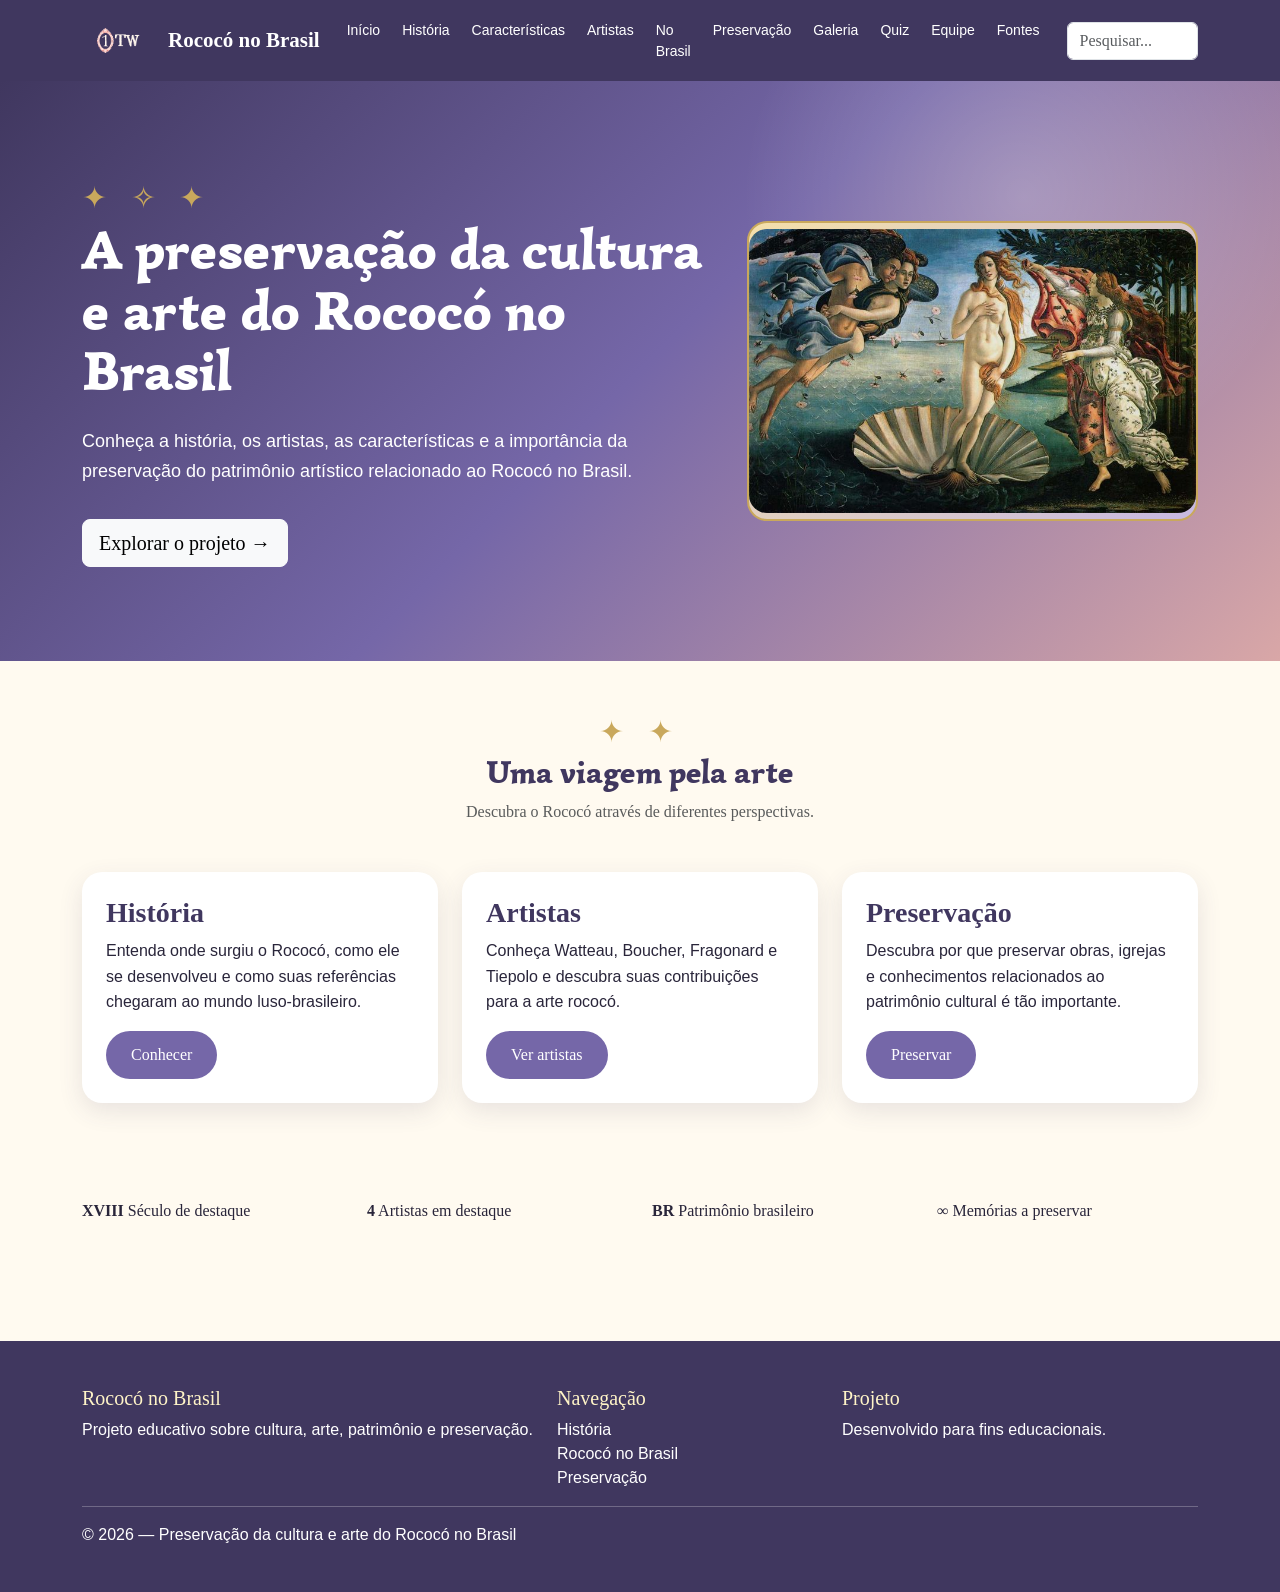
<file: index.html>
<!DOCTYPE html>

<html lang="pt-BR">

<head>

    <meta charset="UTF-8">

    <title>
        Rococó no Brasil | Preservação da Cultura e Arte
    </title>

    <link
        href="https://cdn.jsdelivr.net/npm/bootstrap@5.3.3/dist/css/bootstrap.min.css"
        rel="stylesheet"
    >

    <link
        rel="stylesheet"
        href="css/css.css"
    >

</head>


<body>

<nav class="navbar navbar-expand-lg navbar-dark">

    <div class="container">

        <a
            class="navbar-brand d-flex align-items-center gap-3"
            href="index.html"
        >

            <div class="logo-box">

                <img
                    src="img/Apresentação de Artes 1ºTW.png"
                    alt="Logo"
                    style="max-width:60px; max-height:45px;"
                >

            </div>

            Rococó no Brasil

        </a>


        <div class="collapse navbar-collapse show">

            <ul class="navbar-nav ms-auto">

                <li class="nav-item">
                    <a class= "nav-link" href="index.html">
                        Início
                    </a>
                </li>

                <li class="nav-item">
                    <a class="nav-link" href="historia.html">
                        História
                    </a>
                </li>

                <li class="nav-item">
                    <a class="nav-link" href="caracteristicas.html">
                        Características
                    </a>
                </li>

                <li class="nav-item">
                    <a class="nav-link" href="artistas.html">
                        Artistas
                    </a>
                </li>

                <li class="nav-item">
                    <a class="nav-link" href="brasil.html">
                        No Brasil
                    </a>
                </li>

                <li class="nav-item">
                    <a class="nav-link" href="preservacao.html">
                        Preservação
                    </a>
                </li>

                <li class="nav-item">
                    <a class="nav-link" href="galeria.html">
                        Galeria
                    </a>
                </li>

                <li class="nav-item">
                    <a class="nav-link" href="quiz.html">
                        Quiz
                    </a>
                </li>

                <li class="nav-item">
                    <a class="nav-link" href="equipe.html">
                        Equipe
                    </a>
                </li>
                                <li class="nav-item">
                    <a class="nav-link" href="fontes.html">
                        Fontes
                    </a>
                </li>

                

            </ul>


            <div class="search-area position-relative ms-3">

                <input
                    type="text"
                    id="pesquisa"
                    class="form-control"
                    placeholder="Pesquisar..."
                >

                <div
                    id="resultados"
                    class="search-results">
                </div>

            </div>

        </div>

    </div>

</nav>



<section class="hero">

    <div class="container">

        <div class="row align-items-center">

            <div class="col-lg-7 fade-in">

                <div class="ornamento">
                    ✦ ✧ ✦
                </div>

                <h1 class="trocarfonte">

                    A preservação da
                    cultura e arte do
                    Rococó no Brasil

                </h1>


                <p class="mt-4">

                    Conheça a história, os artistas,
                    as características e a importância
                    da preservação do patrimônio
                    artístico relacionado ao Rococó
                    no Brasil.

                </p>


                <a
                    href="historia.html"
                    class="btn btn-light btn-lg mt-3"
                >

                    Explorar o projeto →

                </a>

            </div>


            <div class="col-lg-5">

                <div class="image-placeholder">

                    <div>
                        <img
                            src="img/nascimento-de-venus.png"
                            alt="Nascimento de Vênus"
                            class="img-fluid"
                        >
                    </div>

                </div>

            </div>

        </div>

    </div>

</section>



<!-- =========================
     INTRODUÇÃO
========================= -->

<section class="py-5">

    <div class="container">

        <div class="text-center mb-5">

            <div class="ornamento">
                ✦  ✦
            </div>

            <h2 class="titulo trocarfonte">
                Uma viagem pela arte
            </h2>

            <p class="text-muted">
                Descubra o Rococó através de diferentes perspectivas.
            </p>

        </div>


        <div class="row g-4">


            <div class="col-md-4">

                <div class="card-rococo p-4 h-100">

                    <h3>
                         História
                    </h3>

                    <p>
                        Entenda onde surgiu o Rococó,
                        como ele se desenvolveu e
                        como suas referências chegaram
                        ao mundo luso-brasileiro.
                    </p>

                    <a
                        href="historia.html"
                        class="btn btn-rococo"
                    >
                        Conhecer
                    </a>

                </div>

            </div>


            <div class="col-md-4">

                <div class="card-rococo p-4 h-100">

                    <h3>
                        Artistas
                    </h3>

                    <p>
                        Conheça Watteau, Boucher,
                        Fragonard e Tiepolo e
                        descubra suas contribuições
                        para a arte rococó.
                    </p>

                    <a
                        href="artistas.html"
                        class="btn btn-rococo"
                    >
                        Ver artistas
                    </a>

                </div>

            </div>


            <div class="col-md-4">

                <div class="card-rococo p-4 h-100">

                    <h3>
                        Preservação
                    </h3>

                    <p>
                        Descubra por que preservar
                        obras, igrejas e conhecimentos
                        relacionados ao patrimônio
                        cultural é tão importante.
                    </p>

                    <a
                        href="preservacao.html"
                        class="btn btn-rococo"
                    >
                        Preservar
                    </a>

                </div>

            </div>

        </div>

    </div>

</section>


<section class="py-5">

    <div class="container">

        <div class="row g-4">


            <div class="col-md-3">

                <div class="stat">

                    <strong>XVIII</strong>

                    Século de destaque

                </div>

            </div>


            <div class="col-md-3">

                <div class="stat">

                    <strong>4</strong>

                    Artistas em destaque

                </div>

            </div>


            <div class="col-md-3">

                <div class="stat">

                    <strong>BR</strong>

                    Patrimônio brasileiro

                </div>

            </div>


            <div class="col-md-3">

                <div class="stat">

                    <strong>∞</strong>

                    Memórias a preservar

                </div>

            </div>

        </div>

    </div>

</section>



<!-- =========================
     FOOTER
========================= -->

<footer>

    <div class="container">

        <div class="row">


            <div class="col-md-5">

                <h5>
                    Rococó no Brasil
                </h5>

                <p>
                    Projeto educativo sobre
                    cultura, arte, patrimônio
                    e preservação.
                </p>

            </div>


            <div class="col-md-3">

                <h5>
                    Navegação
                </h5>

                <a href="historia.html">
                    História
                </a>

                <br>

                <a href="brasil.html">
                    Rococó no Brasil
                </a>

                <br>

                <a href="preservacao.html">
                    Preservação
                </a>

            </div>


            <div class="col-md-4">

                <h5>
                    Projeto
                </h5>

                <p>
                    Desenvolvido para fins
                    educacionais.
                </p>

            </div>

        </div>


        <hr>

        <p class="mb-0">
            © 2026 — Preservação da cultura
            e arte do Rococó no Brasil
        </p>

    </div>

</footer>



<script src="js/script.js"></script>

</body>

</html>
</file>
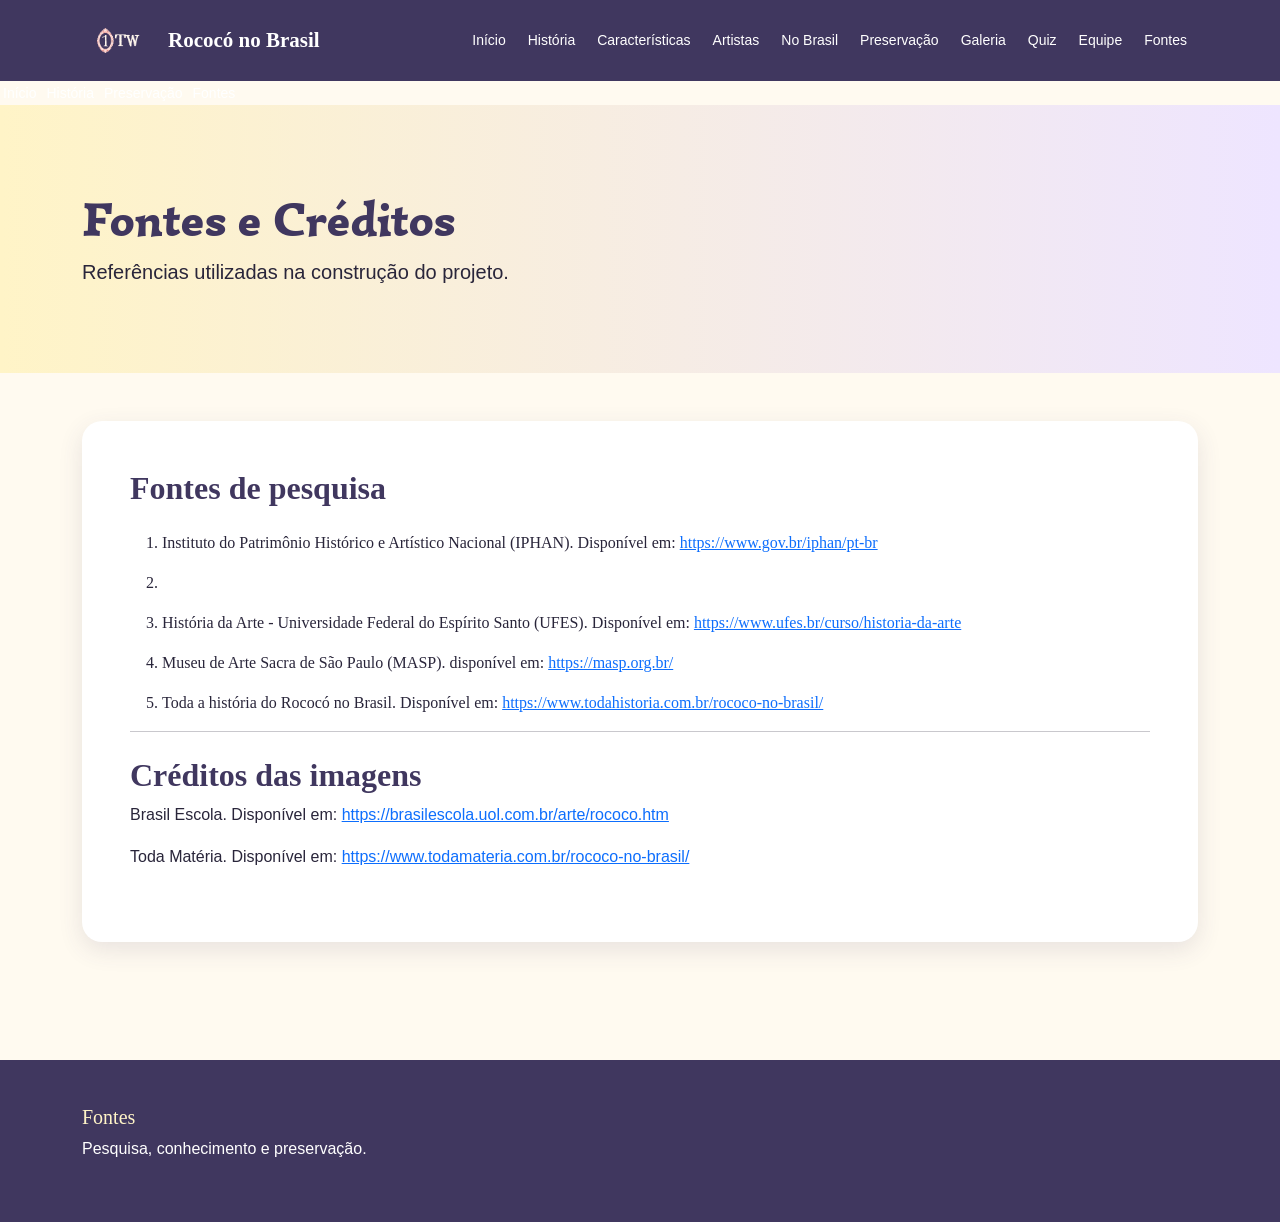
<file: fontes.html>
<!DOCTYPE html>
<html lang="pt-BR">

<head>

<meta charset="UTF-8">

<title>Fontes e Créditos</title>

<link
href="https://cdn.jsdelivr.net/npm/bootstrap@5.3.3/dist/css/bootstrap.min.css"
rel="stylesheet">

<link rel="stylesheet" href="css/css.css">

</head>

<body>


<nav class="navbar navbar-expand-lg navbar-dark">

    <div class="container">

        <a
            class="navbar-brand d-flex align-items-center gap-3"
            href="index.html"
        >

            <div class="logo-box">

                <img
                    src="img/Apresentação de Artes 1ºTW.png"
                    alt="Logo"
                    style="max-width:60px; max-height:45px;"
                >

            </div>

            Rococó no Brasil

        </a>


        <div class="collapse navbar-collapse show">

            <ul class="navbar-nav ms-auto">

                <li class="nav-item">
                    <a class="nav-link" href="index.html">
                        Início
                    </a>
                </li>

                <li class="nav-item">
                    <a class="nav-link" href="historia.html">
                        História
                    </a>
                </li>

                <li class="nav-item">
                    <a class="nav-link" href="caracteristicas.html">
                        Características
                    </a>
                </li>

                <li class="nav-item">
                    <a class="nav-link" href="artistas.html">
                        Artistas
                    </a>
                </li>

                <li class="nav-item">
                    <a class="nav-link" href="brasil.html">
                        No Brasil
                    </a>
                </li>

                <li class="nav-item">
                    <a class="nav-link" href="preservacao.html">
                        Preservação
                    </a>
                </li>

                <li class="nav-item">
                    <a class="nav-link" href="galeria.html">
                        Galeria
                    </a>
                </li>

                <li class="nav-item">
                    <a class="nav-link" href="quiz.html">
                        Quiz
                    </a>
                </li>

                <li class="nav-item">
                    <a class="nav-link" href="equipe.html">
                        Equipe
                    </a>
                </li>

                <li class="nav-item">
                    <a class="nav-link" href="fontes.html">
                        Fontes
                    </a>
                </li>

            </ul>
</nav>

<div>

<a class="nav-link d-inline-block"
href="index.html">
Início
</a>

<a class="nav-link d-inline-block"
href="historia.html">
História
</a>

<a class="nav-link d-inline-block"
href="preservacao.html">
Preservação
</a>

<a class="nav-link d-inline-block"
href="fontes.html">
Fontes
</a>

</div>

</div>

</nav>


<section class="page-header">

<div class="container">

<h1 class="mt-3 trocarfonte">
 Fontes e Créditos
</h1>

<p class="lead">
Referências utilizadas na construção do projeto.
</p>

</div>

</section>


<section class="py-5">

<div class="container">

<div class="card-rococo p-5">


<h2 class="titulo">
Fontes de pesquisa
</h2>

<ol class="mt-4">

<li class="mb-3">
Instituto do Patrimônio Histórico e Artístico Nacional
(IPHAN). Disponível em:
<a href="https://www.gov.br/iphan/pt-br">https://www.gov.br/iphan/pt-br</a> 
</li>

<li class="mb-3">

</li>

<li class="mb-3">
História da Arte - Universidade Federal do Espírito Santo (UFES). Disponível em:
<a href="https://www.ufes.br/curso/historia-da-arte">https://www.ufes.br/curso/historia-da-arte</a>
</li>

<li class="mb-3">
Museu de Arte Sacra de São Paulo (MASP). disponível em:
<a href="https://masp.org.br/">https://masp.org.br/</a> 
</li>

<li class="mb-3">
Toda a história do Rococó no Brasil. Disponível em:
<a href="https://www.todahistoria.com.br/rococo-no-brasil/">https://www.todahistoria.com.br/rococo-no-brasil/</a>
</li>

</ol>


<hr>


<h2 class="titulo mt-4">
Créditos das imagens
</h2>

<p>
Brasil Escola. Disponível em:
<a href="https://brasilescola.uol.com.br/arte/rococo.htm">https://brasilescola.uol.com.br/arte/rococo.htm</a>
</p>

<p>
Toda Matéria. Disponível em:
<a href="https://www.todamateria.com.br/rococo-no-brasil/">https://www.todamateria.com.br/rococo-no-brasil/</a>
</p>

<div class="quote mt-4">


</div>


</div>

</div>

</section>


<footer>

<div class="container">

<h5>
Fontes
</h5>

<p>
Pesquisa, conhecimento e preservação.
</p>

</div>

</footer>


<script src="js/script.js"></script>

</body>

</html>
</file>
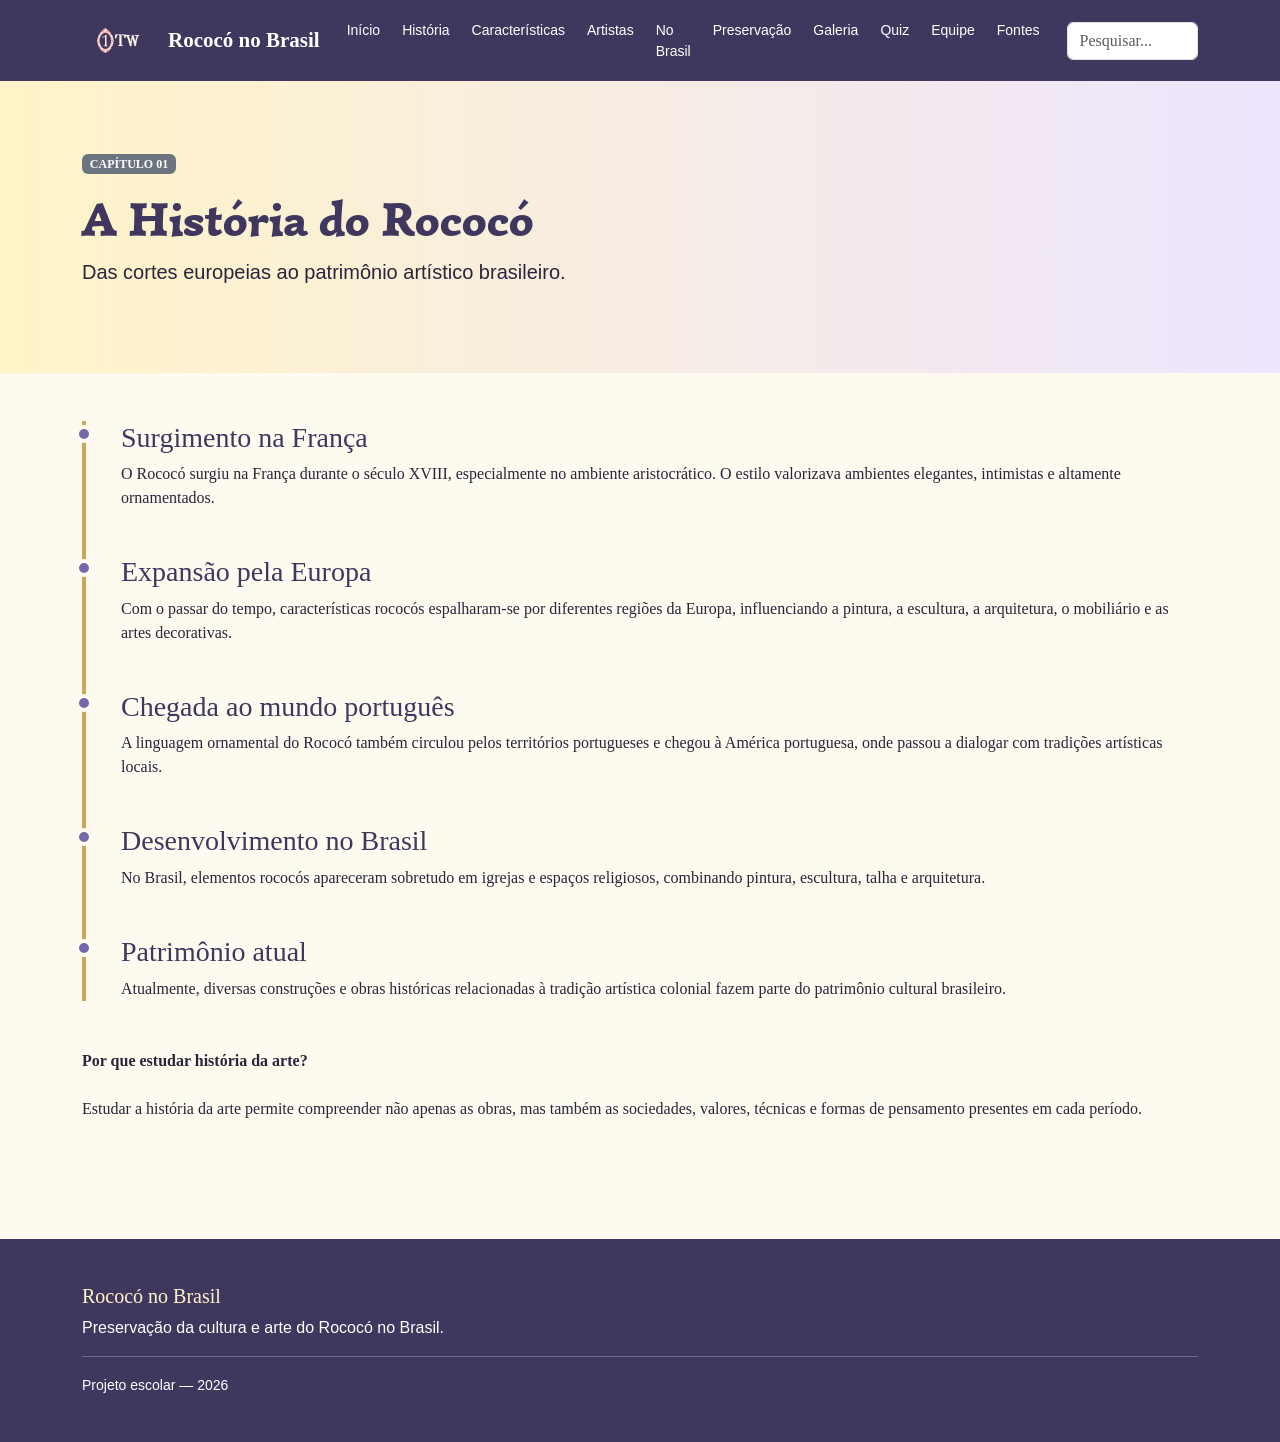
<file: historia.html>
<!DOCTYPE html>
<html lang="pt-BR">

<head>
    <meta charset="UTF-8">
    <title>História do Rococó</title>

    <link
        href="https://cdn.jsdelivr.net/npm/bootstrap@5.3.3/dist/css/bootstrap.min.css"
        rel="stylesheet">

    <link rel="stylesheet" href="css/css.css">
</head>

<body>

<nav class="navbar navbar-expand-lg navbar-dark">
    <div class="container">

        <a class="navbar-brand d-flex align-items-center gap-3" href="index.html">
            <div class="logo-box">
                <img src="img/Apresentação de Artes 1ºTW.png"
                     style="max-width:60px;max-height:45px;">
            </div>

            Rococó no Brasil
        </a>

        <div class="collapse navbar-collapse show">

            <ul class="navbar-nav ms-auto">

                <li class="nav-item">
                    <a class="nav-link" href="index.html">Início</a>
                </li>

                <li class="nav-item">
                    <a class="nav-link active" href="historia.html">
                        História
                    </a>
                </li>

                <li class="nav-item">
                    <a class="nav-link"
                       href="caracteristicas.html">
                        Características
                    </a>
                </li>

                <li class="nav-item">
                    <a class="nav-link" href="artistas.html">
                        Artistas
                    </a>
                </li>

                <li class="nav-item">
                    <a class="nav-link" href="brasil.html">
                        No Brasil
                    </a>
                </li>

                <li class="nav-item">
                    <a class="nav-link" href="preservacao.html">
                        Preservação
                    </a>
                </li>

                <li class="nav-item">
                    <a class="nav-link" href="galeria.html">
                        Galeria
                    </a>
                </li>

                <li class="nav-item">
                    <a class="nav-link" href="quiz.html">
                        Quiz
                    </a>
                </li>

                <li class="nav-item">
                    <a class="nav-link" href="equipe.html">
                        Equipe
                    </a>
                
                </li>
                <li class="nav-item">
                    <a class="nav-link" href="fontes.html">
                        Fontes
                    </a>
                </li>
            </ul>

            <div class="search-area position-relative ms-3">

                <input
                    type="text"
                    id="pesquisa"
                    class="form-control"
                    placeholder="Pesquisar...">

                <div id="resultados"
                     class="search-results">
                </div>

            </div>

        </div>

    </div>
</nav>


<section class="page-header">

    <div class="container">

        <span class="badge bg-secondary">
            CAPÍTULO 01
        </span>

        <h1 class="mt-3 trocarfonte">
            A História do Rococó
        </h1>

        <p class="lead">
            Das cortes europeias ao patrimônio artístico brasileiro.
        </p>

    </div>

</section>


<section class="py-5">

    <div class="container">

        <div class="timeline">

            <div class="timeline-item">

                <h3>
                    Surgimento na França
                </h3>

                <p>
                    O Rococó surgiu na França durante o século XVIII,
                    especialmente no ambiente aristocrático. O estilo
                    valorizava ambientes elegantes, intimistas e
                    altamente ornamentados.
                </p>

            </div>


            <div class="timeline-item">

                <h3>
                     Expansão pela Europa
                </h3>

                <p>
                    Com o passar do tempo, características rococós
                    espalharam-se por diferentes regiões da Europa,
                    influenciando a pintura, a escultura, a arquitetura,
                    o mobiliário e as artes decorativas.
                </p>

            </div>


            <div class="timeline-item">

                <h3>
                    Chegada ao mundo português
                </h3>

                <p>
                    A linguagem ornamental do Rococó também circulou
                    pelos territórios portugueses e chegou à América
                    portuguesa, onde passou a dialogar com tradições
                    artísticas locais.
                </p>

            </div>


            <div class="timeline-item">

                <h3>
                    Desenvolvimento no Brasil
                </h3>

                <p>
                    No Brasil, elementos rococós apareceram sobretudo
                    em igrejas e espaços religiosos, combinando
                    pintura, escultura, talha e arquitetura.
                </p>

            </div>


            <div class="timeline-item">

                <h3>
                     Patrimônio atual
                </h3>

                <p>
                    Atualmente, diversas construções e obras históricas
                    relacionadas à tradição artística colonial fazem
                    parte do patrimônio cultural brasileiro.
                </p>

            </div>

        </div>


        <div class="quote mt-5">

            <strong>
                Por que estudar história da arte?
            </strong>

            <br><br>

            Estudar a história da arte permite compreender não apenas
            as obras, mas também as sociedades, valores, técnicas e
            formas de pensamento presentes em cada período.

        </div>

    </div>

</section>


<footer>

    <div class="container">

        <h5>Rococó no Brasil</h5>

        <p>
            Preservação da cultura e arte do Rococó no Brasil.
        </p>

        <hr>

        <small>
            Projeto escolar — 2026
        </small>

    </div>

</footer>


<script src="js/script.js"></script>

</body>
</html>
</file>
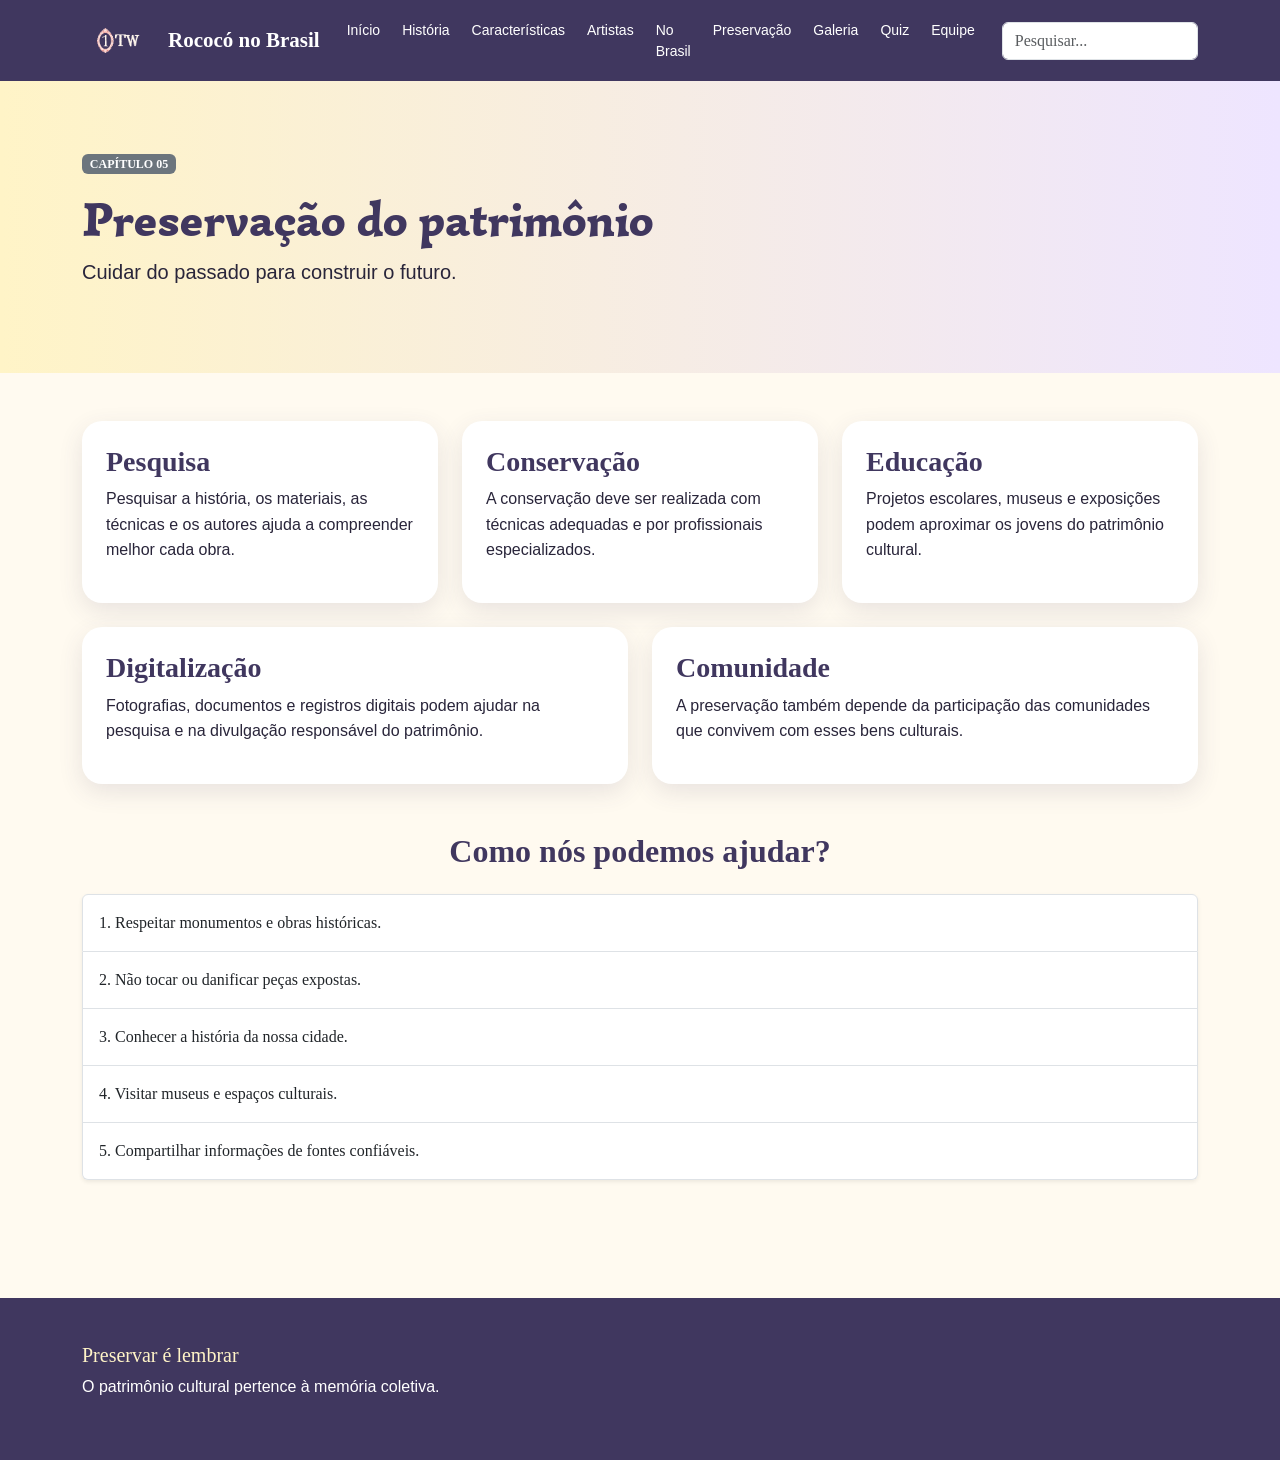
<file: preservacao.html>
<!DOCTYPE html>
<html lang="pt-BR">

<head>

<meta charset="UTF-8">

<title>Preservação</title>

<link
href="https://cdn.jsdelivr.net/npm/bootstrap@5.3.3/dist/css/bootstrap.min.css"
rel="stylesheet">

<link rel="stylesheet" href="css/css.css">

</head>

<body>
<nav class="navbar navbar-expand-lg navbar-dark">

    <div class="container">

        <a class="navbar-brand d-flex align-items-center gap-3"
           href="index.html">

            <div class="logo-box">

                <img
                    src="img/Apresentação de Artes 1ºTW.png"
                    alt="Logo"
                    style="max-width:60px; max-height:45px;"
                >

            </div>

            Rococó no Brasil

        </a>


        <div class="collapse navbar-collapse show">

            <ul class="navbar-nav ms-auto">

                <li class="nav-item">
                    <a class="nav-link" href="index.html">
                        Início
                    </a>
                </li>

                <li class="nav-item">
                    <a class="nav-link" href="historia.html">
                        História
                    </a>
                </li>

                <li class="nav-item">
                    <a class="nav-link" href="caracteristicas.html">
                        Características
                    </a>
                </li>

                <li class="nav-item">
                    <a class="nav-link" href="artistas.html">
                        Artistas
                    </a>
                </li>

                <li class="nav-item">
                    <a class="nav-link" href="brasil.html">
                        No Brasil
                    </a>
                </li>

                <li class="nav-item">
                    <a class="nav-link" href="preservacao.html">
                        Preservação
                    </a>
                </li>

                <li class="nav-item">
                    <a class="nav-link" href="galeria.html">
                        Galeria
                    </a>
                </li>

                <li class="nav-item">
                    <a class="nav-link" href="quiz.html">
                        Quiz
                    </a>
                </li>

                <li class="nav-item">
                    <a class="nav-link" href="equipe.html">
                        Equipe
                    </a>
                </li>

            </ul>


            <!-- PESQUISA -->

            <div class="search-area position-relative ms-3">

                <input
                    type="text"
                    id="pesquisa"
                    class="form-control"
                    placeholder="Pesquisar..."
                >

                <div
                    id="resultados"
                    class="search-results">
                </div>

            </div>

        </div>

    </div>

</nav>


<section class="page-header">

<div class="container">


    <span class="badge bg-secondary">
        CAPÍTULO 05
    </span>

<h1 class="mt-3 trocarfonte">
Preservação do patrimônio
</h1>

<p class="lead">
Cuidar do passado para construir o futuro.
</p>

</div>

</section>


<section class="py-5">

<div class="container">


<div class="row g-4">


<div class="col-md-4">

<div class="card-rococo p-4 h-100">

<h3>
 Pesquisa
</h3>

<p>
Pesquisar a história, os materiais, as técnicas
e os autores ajuda a compreender melhor cada obra.
</p>

</div>

</div>


<div class="col-md-4">

<div class="card-rococo p-4 h-100">

<h3>
 Conservação
</h3>

<p>
A conservação deve ser realizada com técnicas
adequadas e por profissionais especializados.
</p>

</div>

</div>


<div class="col-md-4">

<div class="card-rococo p-4 h-100">

<h3>
Educação
</h3>

<p>
Projetos escolares, museus e exposições podem
aproximar os jovens do patrimônio cultural.
</p>

</div>

</div>


<div class="col-md-6">

<div class="card-rococo p-4 h-100">

<h3>
 Digitalização
</h3>

<p>
Fotografias, documentos e registros digitais
podem ajudar na pesquisa e na divulgação
responsável do patrimônio.
</p>

</div>

</div>


<div class="col-md-6">

<div class="card-rococo p-4 h-100">

<h3>
Comunidade
</h3>

<p>
A preservação também depende da participação
das comunidades que convivem com esses bens
culturais.
</p>

</div>

</div>


</div>


<h2 class="titulo text-center mt-5 mb-4">

Como nós podemos ajudar?

</h2>


<div class="list-group shadow-sm">


<div class="list-group-item p-3">
1. Respeitar monumentos e obras históricas.
</div>

<div class="list-group-item p-3">
2. Não tocar ou danificar peças expostas.
</div>

<div class="list-group-item p-3">
3. Conhecer a história da nossa cidade.
</div>

<div class="list-group-item p-3">
4. Visitar museus e espaços culturais.
</div>

<div class="list-group-item p-3">
5. Compartilhar informações de fontes confiáveis.
</div>

</div>


</div>

</section>


<footer>

<div class="container">

<h5>
Preservar é lembrar
</h5>

<p>
O patrimônio cultural pertence à memória coletiva.
</p>

</div>

</footer>


<script src="js/script.js"></script>

</body>

</html>
</file>
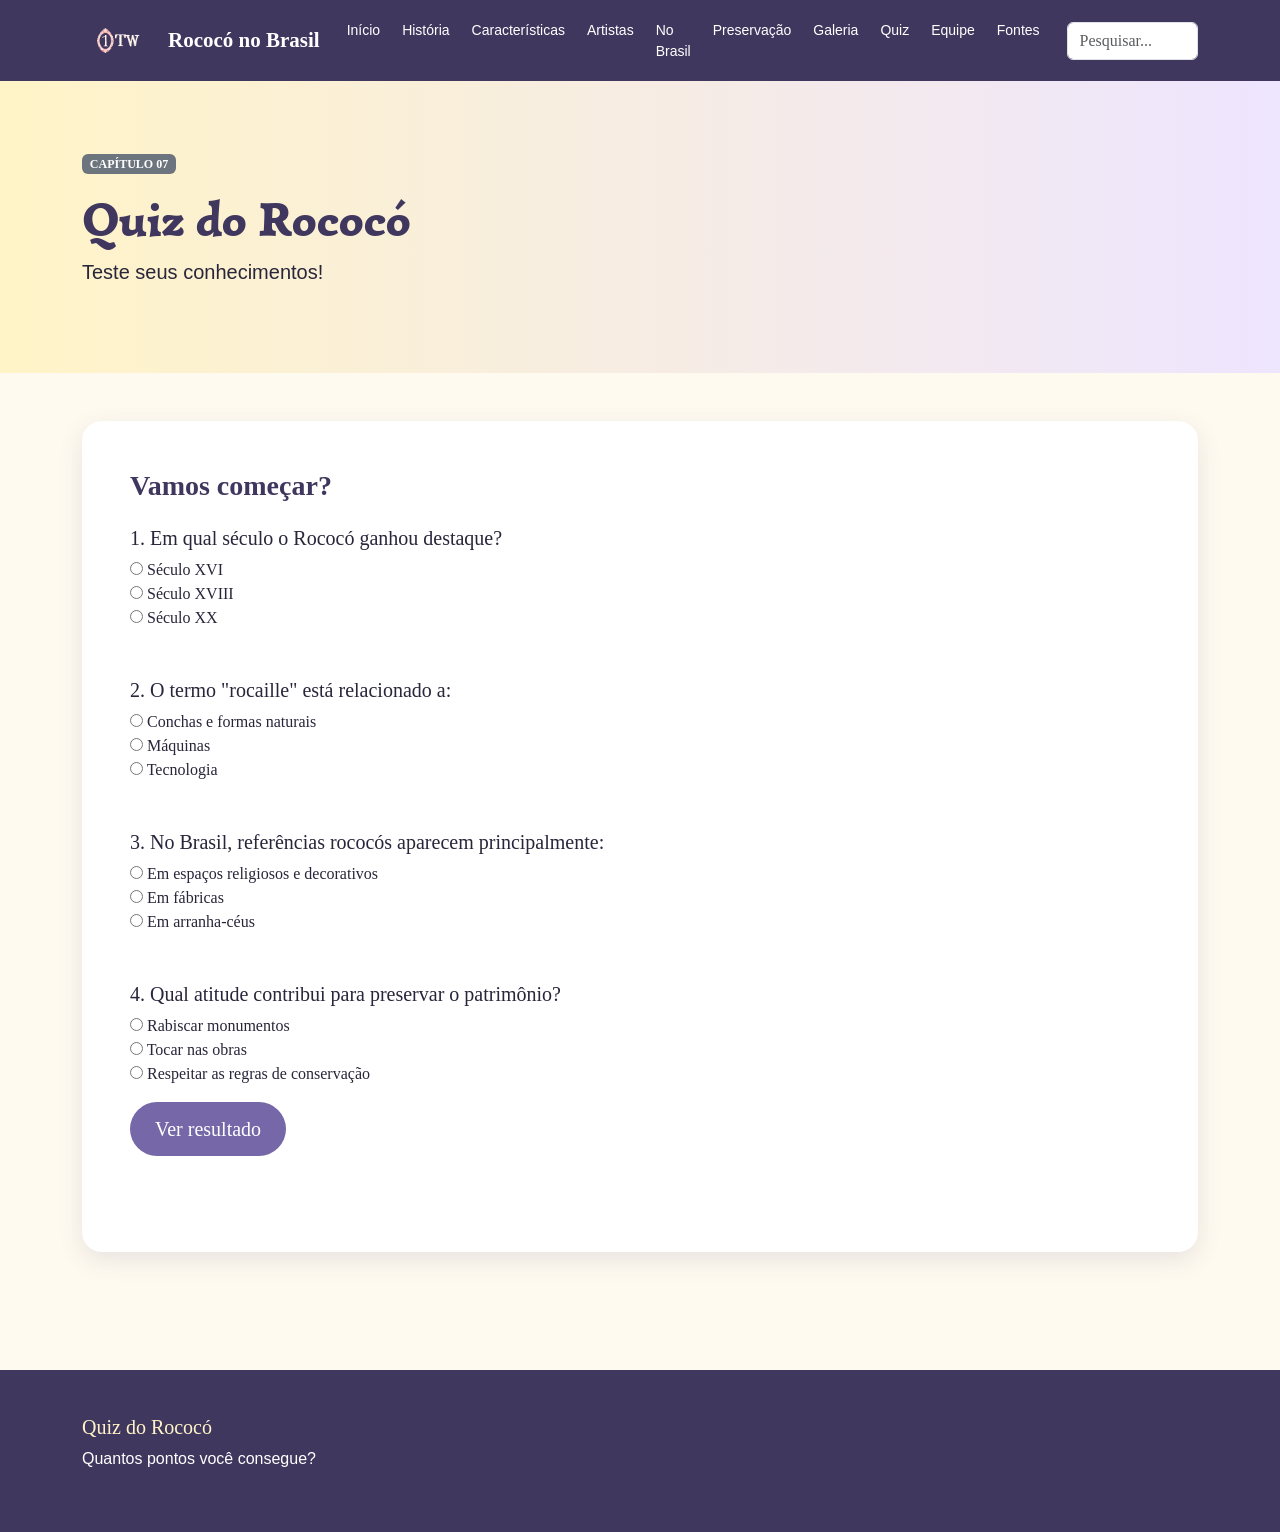
<file: quiz.html>
<!DOCTYPE html>
<html lang="pt-BR">

<head>

<meta charset="UTF-8">

<title>Quiz do Rococó</title>

<link
href="https://cdn.jsdelivr.net/npm/bootstrap@5.3.3/dist/css/bootstrap.min.css"
rel="stylesheet">

<link rel="stylesheet" href="css/css.css">

</head>

<body>
 <nav class="navbar navbar-expand-lg navbar-dark">

    <div class="container">

        <a class="navbar-brand d-flex align-items-center gap-3"
           href="index.html">

            <div class="logo-box">

                <img
                    src="img/Apresentação de Artes 1ºTW.png"
                    alt="Logo"
                    style="max-width:60px; max-height:45px;
                ">

            </div>

            Rococó no Brasil

        </a>


        <div class="collapse navbar-collapse show">

            <ul class="navbar-nav ms-auto">

                <li class="nav-item">
                    <a class="nav-link" href="index.html">
                        Início
                    </a>
                </li>

                <li class="nav-item">
                    <a class="nav-link" href="historia.html">
                        História
                    </a>
                </li>

                <li class="nav-item">
                    <a class="nav-link" href="caracteristicas.html">
                        Características
                    </a>
                </li>

                <li class="nav-item">
                    <a class="nav-link" href="artistas.html">
                        Artistas
                    </a>
                </li>

                <li class="nav-item">
                    <a class="nav-link" href="brasil.html">
                        No Brasil
                    </a>
                </li>

                <li class="nav-item">
                    <a class="nav-link" href="preservacao.html">
                        Preservação
                    </a>
                </li>

                <li class="nav-item">
                    <a class="nav-link" href="galeria.html">
                        Galeria
                    </a>
                </li>

                <li class="nav-item">
                    <a class="nav-link" href="quiz.html">
                        Quiz
                    </a>
                </li>

                <li class="nav-item">
                    <a class="nav-link" href="equipe.html">
                        Equipe
                    </a>
                </li>

                <li class="nav-item">
                    <a class="nav-link" href="fontes.html">
                        Fontes
                    </a>
                </li>
                
            </ul>


            <!-- PESQUISA -->

            <div class="search-area position-relative ms-3">

                <input
                    type="text"
                    id="pesquisa"
                    class="form-control"
                    placeholder="Pesquisar..."
                >

                <div
                    id="resultados"
                    class="search-results">
                </div>

            </div>

        </div>

    </div>

</nav>



<section class="page-header">

<div class="container">

    <span class="badge bg-secondary">
        CAPÍTULO 07
    </span>

<h1 class="mt-3 trocarfonte">
 Quiz do Rococó
</h1>

<p class="lead">
Teste seus conhecimentos!
</p>

</div>

</section>


<section class="py-5">

<div class="container">
<div class="card-rococo p-5">


<h3 class="titulo mb-4">
Vamos começar?
</h3>


<form id="quizForm">


<div class="mb-5">

<h5>
1. Em qual século o Rococó ganhou destaque?
</h5>

<label class="d-block">
<input type="radio"
name="q1"
value="a">

Século XVI

</label>

<label class="d-block">
<input type="radio"
name="q1"
value="b">

Século XVIII

</label>

<label class="d-block">
<input type="radio"
name="q1"
value="c">

Século XX

</label>

</div>


<div class="mb-5">

<h5>
2. O termo "rocaille" está relacionado a:
</h5>

<label class="d-block">
<input type="radio"
name="q2"
value="a">

Conchas e formas naturais

</label>

<label class="d-block">
<input type="radio"
name="q2"
value="b">

Máquinas

</label>

<label class="d-block">
<input type="radio"
name="q2"
value="c">

Tecnologia

</label>

</div>


<div class="mb-5">

<h5>
3. No Brasil, referências rococós aparecem principalmente:
</h5>

<label class="d-block">
<input type="radio"
name="q3"
value="a">

Em espaços religiosos e decorativos

</label>

<label class="d-block">
<input type="radio"
name="q3"
value="b">

Em fábricas

</label>

<label class="d-block">
<input type="radio"
name="q3"
value="c">

Em arranha-céus

</label>

</div>


<div class="mb-5">

<h5>
4. Qual atitude contribui para preservar o patrimônio?
</h5>

<label class="d-block">
<input type="radio"
name="q4"
value="a">

Rabiscar monumentos

</label>

<label class="d-block">
<input type="radio"
name="q4"
value="b">

Tocar nas obras

</label>

<label class="d-block">
<input type="radio"
name="q4"
value="c">

Respeitar as regras de conservação
<p></p>
</label>



<button
type="button"
onclick="corrigirQuiz()"
class="btn btn-rococo btn-lg">

Ver resultado

</button>


<div
id="resultado"
class="mt-4">
</div>


</form>

</div>

</div>

</section>


<footer>

<div class="container">

<h5>
Quiz do Rococó
</h5>

<p>
Quantos pontos você consegue?
</p>

</div>

</footer>


<script src="js/script.js"></script>

</body>

</html>
</file>
<file: css/css.css>
@import url('https://fonts.googleapis.com/css2?family=Simonetta:ital,wght@0,400;0,900;1,400;1,900&display=swap');

.trocarfonte {

font-family: "Simonetta", serif;

}

:root {

--roxo-escuro: #40375f;

--roxo: #7567a8;

--roxo-claro: #b8acd9;

--amarelo: #fff4c7;

--creme: #fffaf0;

--dourado: #c9a85c;

--rosa: #d9a7a7;

--texto: #29253a;

--branco: #f7f3f3;

}

* {

box-sizing: border-box;

}

html {

scroll-behavior: smooth;

}

body {

margin: 0;  

min-width: 1100px;  

background: var(--creme);  

color: var(--texto);  

font-family: Georgia, "Times New Roman", serif;

}

.navbar {

background: var(--roxo-escuro) !important;  

min-height: 80px;

}

.navbar-brand {

font-weight: bold;  

font-size: 21px;  

color: white !important;

}

.nav-link {

color: white !important;  

font-family: Arial, sans-serif;  

font-size: 14px;  

margin: 0 3px;  

transition: 0.3s;

}

.nav-link:hover {

color: var(--amarelo) !important;

}

.logo-box {

width: 70px;  

height: 55px;  

display: flex;  

align-items: center;  

justify-content: center;  

color: var(--amarelo);  

font-size: 10px;  

text-align: center;  

-webkit-border-radius: 10px;  

-moz-border-radius: 10px;  

-ms-border-radius: 10px;  

-o-border-radius: 10px;

}

.hero {

min-height: 580px;  

background:  

    radial-gradient(circle at 80% 20%, rgba(255,255,255,.25), transparent 25%),  

    linear-gradient(  

        135deg,  

        var(--roxo-escuro),  

        var(--roxo),  

        var(--rosa)  

    );  

color: white;  

display: flex;  

align-items: center;

}

.hero h1 {

font-size: 56px;  

line-height: 1.08;  

font-weight: bold;

}

.hero p {

font-family: Arial, sans-serif;  

font-size: 18px;  

line-height: 1.7;

}

.ornamento {

color: var(--dourado);  

font-size: 30px;  

letter-spacing: 8px;

}

.btn-rococo {

background: var(--roxo);  

border: none;  

color: white;  

padding: 12px 25px;  

border-radius: 30px;  

transition: .3s;

}

.btn-rococo:hover {

background: var(--roxo-escuro);  

color: white;  

transform: translateY(-3px);

}

.titulo {

color: var(--roxo-escuro);  

font-weight: bold;

}

.subtitulo {

color: var(--roxo);

}

.card-rococo {

background: white;  

border: none;  

border-radius: 20px;  

box-shadow:  

    0 8px 25px rgba(64, 55, 95, .12);  

transition: .3s;  

overflow: hidden;

}

.card-rococo:hover {

transform: translateY(-8px);  

box-shadow:  

    0 15px 35px rgba(64, 55, 95, .20);

}

.card-rococo h3 {

color: var(--roxo-escuro);  

font-weight: bold;

}

.card-rococo p {

font-family: Arial, sans-serif;  

line-height: 1.6;

}

.page-header {

padding: 70px 0;  

background:  

    linear-gradient(  

        90deg,  

        var(--amarelo),  

        #eee5ff  

    );

}

.page-header h1 {

font-size: 48px;  

color: var(--roxo-escuro);  

font-weight: bold;

}

.page-header p {

font-family: Arial, sans-serif;

}

.image-placeholder {

width: 100%;

height: 300px;

overflow: hidden;

border-radius: 20px;

background: linear-gradient(

    135deg,

    #f4dfaa,

    #c7b9e1

);

border: 2px solid var(--dourado);

display: flex;

align-items: center;

justify-content: center;

text-align: center;

color: var(--roxo-escuro);

font-family: Arial, sans-serif;

font-weight: bold;

}

.image-placeholder img {

width: 100%;  

height: 100%;  

object-fit: cover;  

object-position: center;  

display: block;  

border-radius: 18px;

}

.timeline {

border-left: 4px solid var(--dourado);  

padding-left: 35px;

}

.timeline-item {
position: relative;  

margin-bottom: 45px;

}

.timeline-item::before {

content: "";  

position: absolute;  

width: 18px;  

height: 18px;  

background: var(--roxo);  

border: 4px solid var(--creme);  

border-radius: 50%;  

left: -46px;  

top: 4px;

}

.timeline-item h3 {

color: var(--roxo-escuro);

}

.gallery-image {

width: 100%;

height: 350px;

overflow: hidden;

border-radius: 18px 18px 0 0;

background: linear-gradient(

    135deg,

    #f3dfad,

    #b8acd9

);

display: flex;

align-items: center;

justify-content: center;

text-align: center;

font-family: Arial, sans-serif;

color: var(--roxo-escuro);

}


.search-results {

position: absolute;  

width: 300px;  

background: white;  

border-radius: 10px;  

box-shadow: 0 8px 25px rgba(0,0,0,.2);  

z-index: 9999;  

display: none;

}

.search-results a {

display: block;  

padding: 12px 15px;  

color: var(--roxo-escuro);  

text-decoration: none;

}

.search-results a:hover {

background: var(--amarelo);

}


footer {

margin-top: 70px;  

background: var(--roxo-escuro);  

color: white;  

padding: 45px 0;  

font-family: Arial, sans-serif;

}

footer h5 {

font-family: Georgia, serif;  

color: var(--amarelo);

}

footer a {

color: white;  

text-decoration: none;

}

footer a:hover {

color: var(--dourado);

}

.member {

text-align: center;  

background: white;  

border-radius: 20px;  

padding: 30px;  

box-shadow: 0 8px 25px rgba(64,55,95,.10);

}

.member-photo {

width: 140px;  

height: 140px;  

margin: auto;  

border-radius: 50%;  

background: linear-gradient(  

    135deg,  

    var(--amarelo),  

    var(--roxo-claro)  

);  

border: 4px solid var(--dourado);  

display: flex;  

align-items: center;  

justify-content: center;  

color: var(--roxo-escuro);  

font-family: Arial, sans-serif;

}


.fade-in {

animation: aparecer 1s ease;

}

@keyframes aparecer {

from {  

    opacity: 0;  

    transform: translateY(20px);  

}  

to {  

    opacity: 1;  

    transform: translateY(0);  

}

}
</file>
